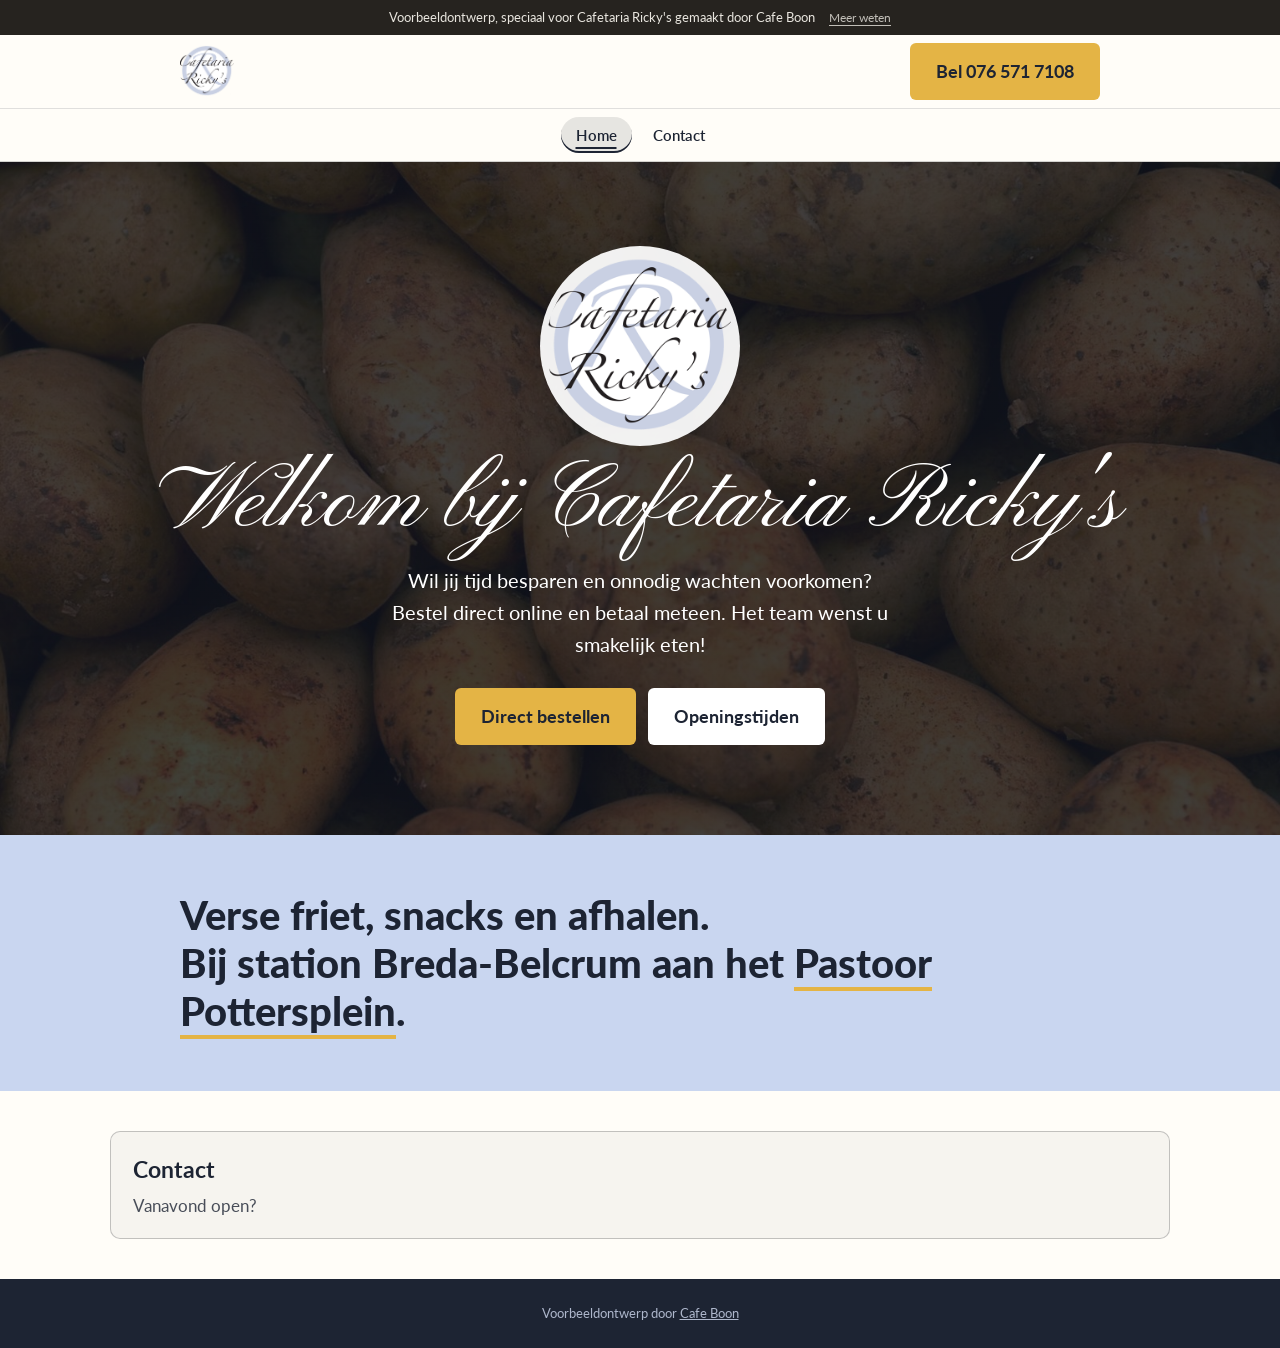
<file: index.html>
<!doctype html>
<html lang="nl">
<head>
<meta charset="utf-8">
<meta name="viewport" content="width=device-width,initial-scale=1">
<title>Cafetaria Ricky's | Verse friet en snacks in Breda Belcrum</title>
<meta name="description" content="Cafetaria Ricky's aan het Pastoor Pottersplein in Breda. Verse friet en snacks, afhalen of direct online bestellen.">
<meta name="robots" content="noindex">
<meta property="og:title" content="Cafetaria Ricky's, Breda">
<meta property="og:description" content="Verse friet en snacks. Direct online bestellen of afhalen aan het Pastoor Pottersplein.">
<meta property="og:image" content="https://cafetariarickys.cafeboon.com/images/og.jpg">
<link rel="icon" href="images/favicon.png">
<link rel="preconnect" href="https://fonts.googleapis.com"><link rel="preconnect" href="https://fonts.gstatic.com" crossorigin>
<link href="https://fonts.googleapis.com/css2?family=Lato:wght@400;700;900&family=Pinyon+Script&display=swap" rel="stylesheet">
<link rel="stylesheet" href="style.css">
</head>
<body>
<div class="vb-banner" role="note"><span>Voorbeeldontwerp, speciaal voor Cafetaria Ricky's gemaakt door Cafe Boon</span><a href="https://cafeboon.com">Meer weten</a></div>
<div class="top"><div><img alt="Cafetaria Ricky's logo" height="54" src="images/logo.png" width="54"/><a class="btn y" href="tel:+31765717108">Bel 076 571 7108</a></div></div>
<nav aria-label="Pagina's" class="sn-bar"><a aria-current="page" class="sn-link" href="index.html">Home</a><a class="sn-link" href="contact.html">Contact</a></nav>
<div class="hero">
<img alt="Cafetaria Ricky's" height="200" src="images/logo.png" width="200"/>
<h1 class="script">Welkom bij Cafetaria Ricky's</h1>
<p>Wil jij tijd besparen en onnodig wachten voorkomen? Bestel direct online en betaal meteen. Het team wenst u smakelijk eten!</p>
<div class="row"><a class="btn y" href="binnenkort.html">Direct bestellen</a><a class="btn w" href="contact.html">Openingstijden</a></div>
</div>
<section style="background:var(--blue);padding:56px 0"><div class="wrap">
<div class="big">Verse friet, snacks en afhalen.<br/>Bij station Breda-Belcrum aan het <a href="https://www.google.com/maps/search/?api=1&amp;query=Pastoor+Pottersplein+44+4815+BC+Breda">Pastoor Pottersplein</a>.</div>
</div></section>
<div class="sn-cards"><a class="sn-card" href="contact.html"><strong>Contact</strong><span>Vanavond open?</span></a></div>
<footer>Voorbeeldontwerp door <a href="https://cafeboon.com">Cafe Boon</a></footer>
</body></html>
</file>
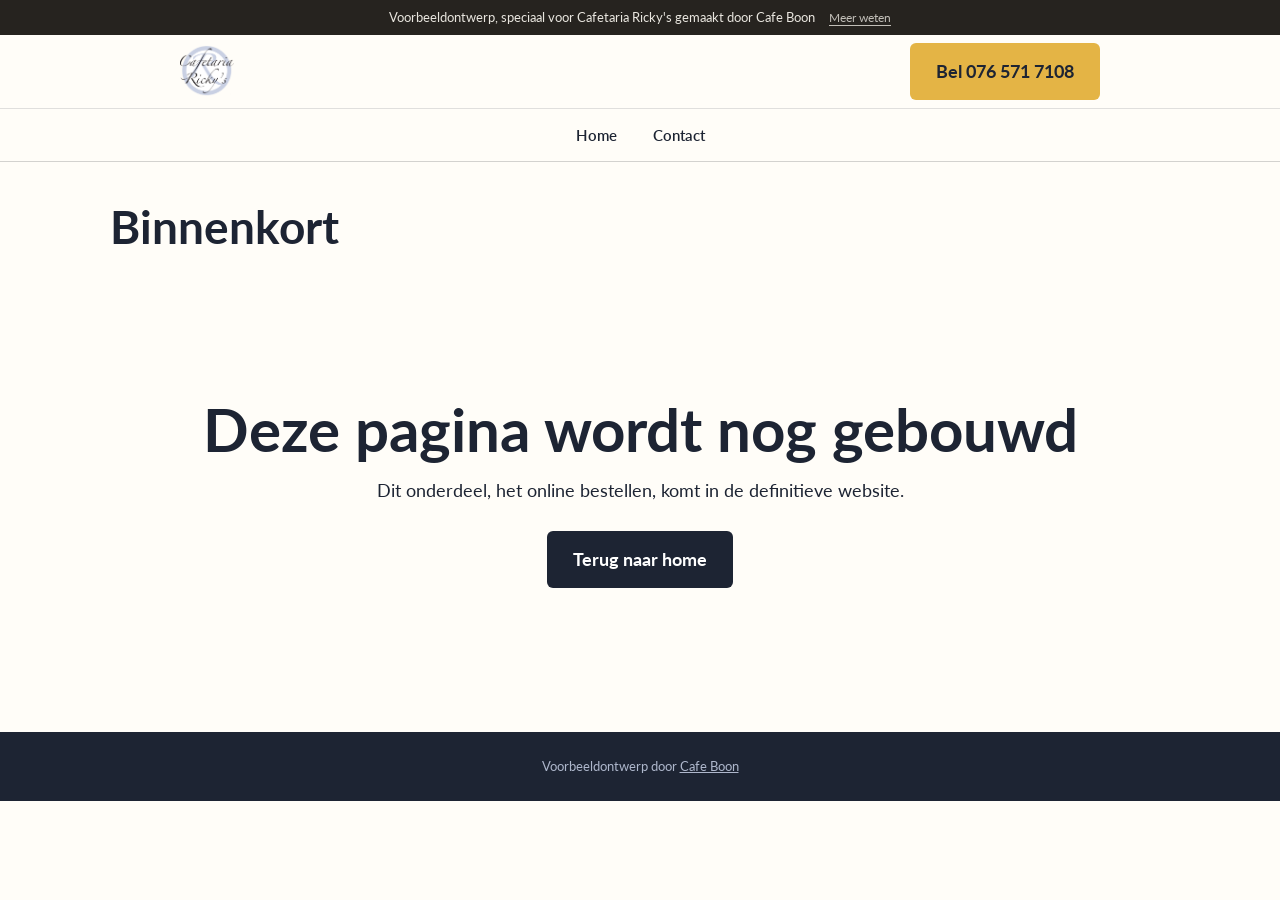
<file: binnenkort.html>
<!doctype html>
<html lang="nl">
<head>
<meta charset="utf-8">
<meta name="viewport" content="width=device-width,initial-scale=1">
<title>Binnenkort | Cafetaria Ricky's</title>
<meta name="description" content="Cafetaria Ricky's aan het Pastoor Pottersplein in Breda. Verse friet en snacks, afhalen of direct online bestellen.">
<meta name="robots" content="noindex">
<meta property="og:title" content="Cafetaria Ricky's, Breda">
<meta property="og:description" content="Verse friet en snacks. Direct online bestellen of afhalen aan het Pastoor Pottersplein.">
<meta property="og:image" content="https://cafetariarickys.cafeboon.com/images/og.jpg">
<link rel="icon" href="images/favicon.png">
<link rel="preconnect" href="https://fonts.googleapis.com"><link rel="preconnect" href="https://fonts.gstatic.com" crossorigin>
<link href="https://fonts.googleapis.com/css2?family=Lato:wght@400;700;900&family=Pinyon+Script&display=swap" rel="stylesheet">
<link rel="stylesheet" href="style.css">
</head>
<body>
<div class="vb-banner" role="note"><span>Voorbeeldontwerp, speciaal voor Cafetaria Ricky's gemaakt door Cafe Boon</span><a href="https://cafeboon.com">Meer weten</a></div>
<div class="top"><div><img alt="Cafetaria Ricky's logo" height="54" src="images/logo.png" width="54"/><a class="btn y" href="tel:+31765717108">Bel 076 571 7108</a></div></div>
<nav aria-label="Pagina's" class="sn-bar"><a class="sn-link" href="index.html">Home</a><a class="sn-link" href="contact.html">Contact</a></nav>
<div class="sn-head"><h1>Binnenkort</h1></div>
<section class="binnenkort"><div class="wrap" style="padding:72px 0;text-align:center"><h2>Deze pagina wordt nog gebouwd</h2><p style="max-width:34em;margin:14px auto 26px">Dit onderdeel, het online bestellen, komt in de definitieve website.</p><p><a class="btn" href="index.html">Terug naar home</a></p></div></section>
<footer>Voorbeeldontwerp door <a href="https://cafeboon.com">Cafe Boon</a></footer>
</body></html>
</body></html>
</file>
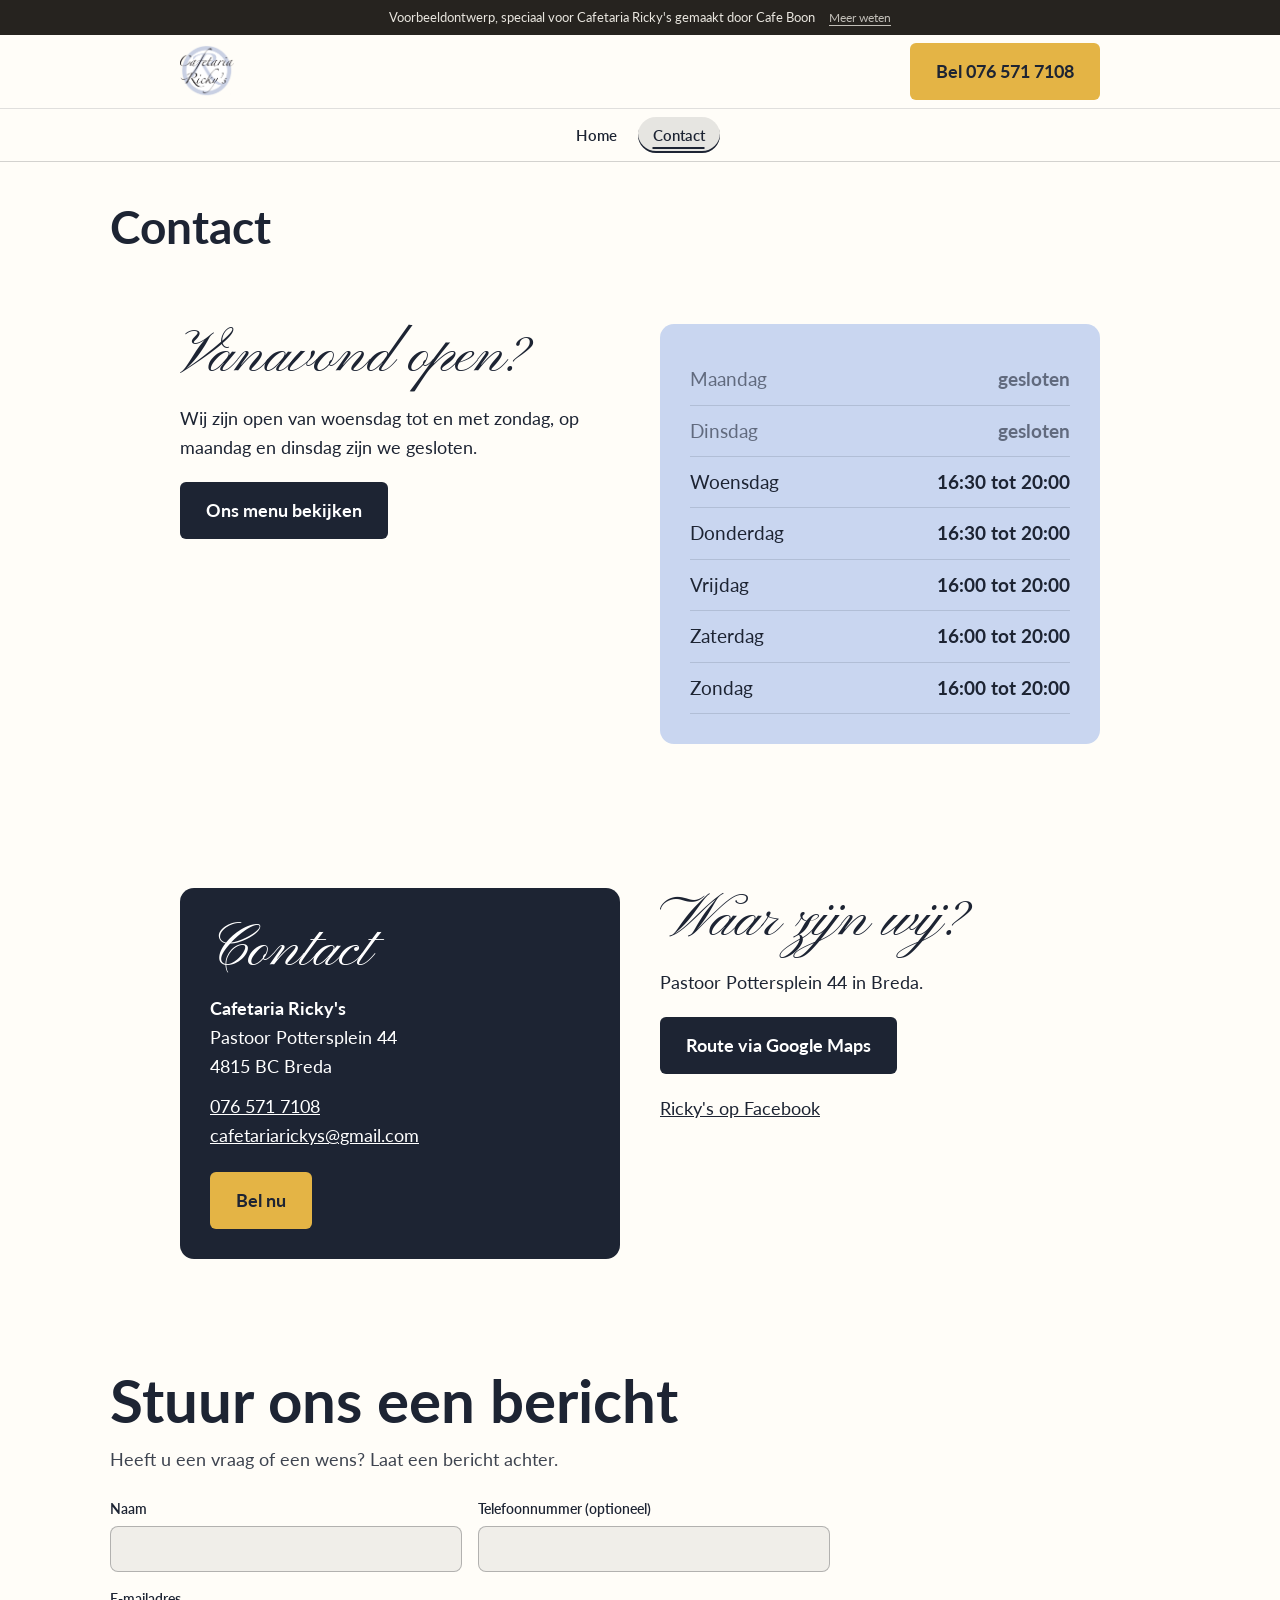
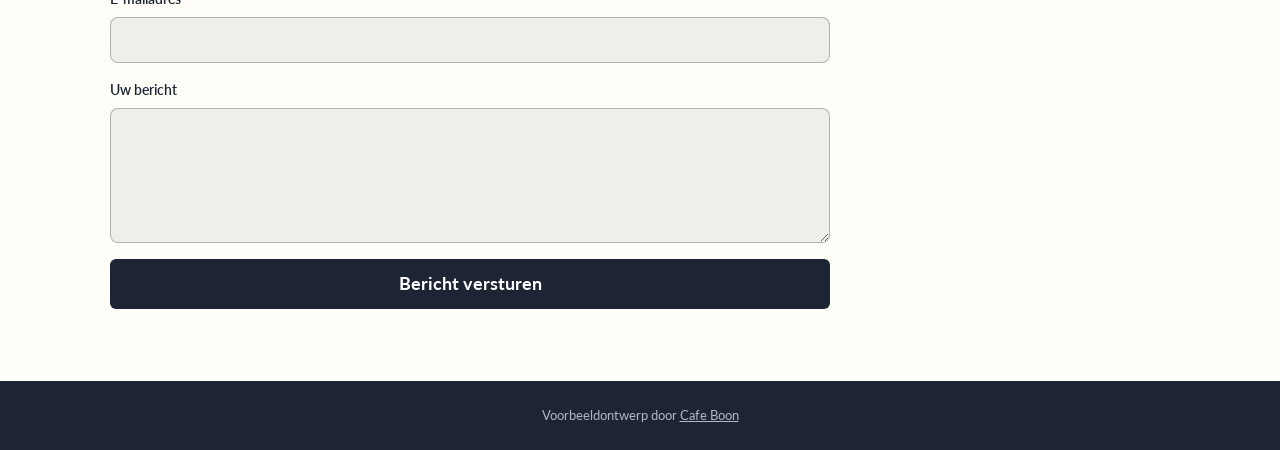
<file: contact.html>
<!doctype html>
<html lang="nl">
<head>
<meta charset="utf-8">
<meta name="viewport" content="width=device-width,initial-scale=1">
<title>Contact | Cafetaria Ricky's</title>
<meta name="description" content="Cafetaria Ricky's aan het Pastoor Pottersplein in Breda. Verse friet en snacks, afhalen of direct online bestellen.">
<meta name="robots" content="noindex">
<meta property="og:title" content="Cafetaria Ricky's, Breda">
<meta property="og:description" content="Verse friet en snacks. Direct online bestellen of afhalen aan het Pastoor Pottersplein.">
<meta property="og:image" content="https://cafetariarickys.cafeboon.com/images/og.jpg">
<link rel="icon" href="images/favicon.png">
<link rel="preconnect" href="https://fonts.googleapis.com"><link rel="preconnect" href="https://fonts.gstatic.com" crossorigin>
<link href="https://fonts.googleapis.com/css2?family=Lato:wght@400;700;900&family=Pinyon+Script&display=swap" rel="stylesheet">
<link rel="stylesheet" href="style.css">
</head>
<body>
<div class="vb-banner" role="note"><span>Voorbeeldontwerp, speciaal voor Cafetaria Ricky's gemaakt door Cafe Boon</span><a href="https://cafeboon.com">Meer weten</a></div>
<div class="top"><div><img alt="Cafetaria Ricky's logo" height="54" src="images/logo.png" width="54"/><a class="btn y" href="tel:+31765717108">Bel 076 571 7108</a></div></div>
<nav aria-label="Pagina's" class="sn-bar"><a class="sn-link" href="index.html">Home</a><a aria-current="page" class="sn-link" href="contact.html">Contact</a></nav>
<div class="sn-head"><h1>Contact</h1></div>
<section id="open"><div class="wrap grid">
<div>
<h2 class="script">Vanavond open?</h2>
<p>Wij zijn open van woensdag tot en met zondag, op maandag en dinsdag zijn we gesloten.</p>
<p style="margin-top:20px"><a class="btn" href="binnenkort.html">Ons menu bekijken</a></p>
</div>
<div class="card">
<table>
<tr class="off"><td>Maandag</td><td>gesloten</td></tr>
<tr class="off"><td>Dinsdag</td><td>gesloten</td></tr>
<tr><td>Woensdag</td><td>16:30 tot 20:00</td></tr>
<tr><td>Donderdag</td><td>16:30 tot 20:00</td></tr>
<tr><td>Vrijdag</td><td>16:00 tot 20:00</td></tr>
<tr><td>Zaterdag</td><td>16:00 tot 20:00</td></tr>
<tr><td>Zondag</td><td>16:00 tot 20:00</td></tr>
</table>
</div>
</div></section>
<section id="contact"><div class="wrap grid">
<div class="card dark">
<h2 class="script" style="margin-bottom:10px">Contact</h2>
<p><b>Cafetaria Ricky's</b><br/>Pastoor Pottersplein 44<br/>4815 BC Breda</p>
<p style="margin:12px 0 22px"><a href="tel:+31765717108">076 571 7108</a><br/><a href="mailto:cafetariarickys@gmail.com">cafetariarickys@gmail.com</a></p>
<a class="btn y" href="tel:+31765717108">Bel nu</a>
</div>
<div>
<h2 class="script">Waar zijn wij?</h2>
<p>Pastoor Pottersplein 44 in Breda.</p>
<p style="margin-top:20px"><a class="btn" href="https://www.google.com/maps/search/?api=1&amp;query=Pastoor+Pottersplein+44+4815+BC+Breda">Route via Google Maps</a></p>
<p style="margin-top:20px"><a href="https://www.facebook.com/Cafetaria-Rickys-172345916211948/">Ricky's op Facebook</a></p>
</div>
</div></section>
<section class="sn-formsec" id="formulier"><div class="sn-formwrap"><h2>Stuur ons een bericht</h2><p class="sn-lead">Heeft u een vraag of een wens? Laat een bericht achter.</p><form class="sn-form" id="sn-form"><div class="sn-field"><label for="naam">Naam</label><input id="naam" name="naam" type="text" required autocomplete="name"></div><div class="sn-field"><label for="tel">Telefoonnummer (optioneel)</label><input id="tel" name="tel" type="tel" autocomplete="tel"></div><div class="sn-field full"><label for="email">E-mailadres</label><input id="email" name="email" type="email" required autocomplete="email"></div><div class="sn-field full"><label for="opm">Uw bericht</label><textarea id="opm" name="opm" rows="5" required></textarea></div><div class="sn-field full"><button class="btn" type="submit">Bericht versturen</button></div></form></div></section>
<script>(function(){var f=document.getElementById('sn-form');if(!f)return;f.addEventListener('submit',function(e){e.preventDefault();if(!f.checkValidity()){f.reportValidity();return;}var d=document.createElement('div');d.className='sn-done';d.setAttribute('role','status');d.tabIndex=-1;d.innerHTML='<h2>Bedankt voor uw bericht</h2><p>Dit is een voorbeeldwebsite van Cafe Boon. Uw bericht is daarom niet verstuurd. Neem voor een echt antwoord contact op via <a href="tel:+31765717108">076 571 7108</a>.</p>';f.parentNode.replaceChild(d,f);d.focus();});})();</script>
<footer>Voorbeeldontwerp door <a href="https://cafeboon.com">Cafe Boon</a></footer>
</body></html>
</file>
<file: style.css>
:root{--ink:#1d2433;--blue:#c9d6f0;--blue2:#8fa6d6;--pot:#e4b445;--paper:#fffdf8}
*{box-sizing:border-box;margin:0}
body{font:18px/1.6 'Lato',system-ui,sans-serif;color:var(--ink);background:var(--paper)}
img{display:block;max-width:100%}a{color:inherit}
.script{font-family:'Pinyon Script',cursive;font-weight:400}
.top{position:sticky;top:0;z-index:5;background:#fffdf8f2;border-bottom:1px solid #1d243322}
.top div{max-width:960px;margin:auto;padding:8px 20px;display:flex;align-items:center;justify-content:space-between}
.top img{height:54px;width:54px}
.btn{display:inline-block;background:var(--ink);color:#fff;text-decoration:none;font-weight:700;padding:14px 26px;border-radius:6px}
.btn.y{background:var(--pot);color:var(--ink)}
.btn.w{background:#fff;color:var(--ink)}
.hero{background:linear-gradient(#10141fcc,#10141fcc),url(images/bg.jpg) center/cover;color:#fff;text-align:center;padding:84px 20px 90px}
.hero img{width:200px;margin:0 auto 10px;background:#ffffffee;border-radius:50%;padding:6px}
.hero h1{font-size:clamp(46px,10vw,92px);line-height:1.05;margin-bottom:12px}
.hero p{font-size:20px;max-width:520px;margin:0 auto 28px}
.hero .row{display:flex;gap:12px;justify-content:center;flex-wrap:wrap}
.wrap{max-width:960px;margin:auto;padding:0 20px}
section{padding:72px 0}
h2{font-size:clamp(40px,7vw,60px);line-height:1.1;margin-bottom:14px}
.grid{display:grid;grid-template-columns:1fr 1fr;gap:40px;align-items:start}
.card{background:var(--blue);border-radius:14px;padding:30px}
.card.dark{background:var(--ink);color:#fff}
table{width:100%;border-collapse:collapse;font-size:19px}
td{padding:10px 0;border-bottom:1px solid #1d243322}td:last-child{text-align:right;font-weight:700}
.dark td{border-color:#ffffff30}
tr.off td{opacity:.6}
.big{font-size:clamp(28px,5vw,40px);font-weight:900;line-height:1.2}
.big a{text-decoration:none;border-bottom:4px solid var(--pot)}
footer{background:var(--ink);color:#aeb7cc;text-align:center;font-size:13px;padding:24px}footer a{color:#aeb7cc}
@media(max-width:720px){.grid{grid-template-columns:1fr}section{padding:52px 0}}
/* sitenav:start */
.sn-bar{display:none;gap:6px;overflow-x:auto;white-space:nowrap;-webkit-overflow-scrolling:touch;padding:8px 12px;background:inherit;color:inherit;font:inherit;line-height:1.2;border-bottom:1px solid rgba(128,128,128,.35);box-sizing:border-box;max-width:100%}
.sn-bar a.sn-link{flex:0 0 auto;padding:9px 15px;border-radius:999px;color:inherit;text-decoration:none;font-size:15px;font-weight:600;letter-spacing:0;text-transform:none;margin:0}
.sn-bar a.sn-link[aria-current="page"]{background:rgba(128,128,128,.2);box-shadow:inset 0 -2px 0 currentColor}
.sn-bar{display:flex;justify-content:center}
@media(max-width:600px){.sn-bar{justify-content:flex-start}}
nav a[aria-current="page"]:not(.cta):not(.btn):not(.call){text-decoration:underline;text-underline-offset:6px;text-decoration-thickness:2px}
.sn-head{max-width:1100px;margin:0 auto;padding:40px 20px 0;box-sizing:border-box}
.sn-head h1{margin:0;color:inherit;font-size:clamp(30px,5vw,46px);line-height:1.1}
.sn-cards{max-width:1100px;margin:0 auto;padding:40px 20px;display:grid;grid-template-columns:repeat(auto-fit,minmax(230px,1fr));gap:16px;box-sizing:border-box}
.sn-card{display:block;padding:20px 22px;border:1px solid rgba(128,128,128,.45);border-radius:10px;background:rgba(128,128,128,.07);color:inherit;text-decoration:none;min-width:0}
.sn-card strong{display:block;font-size:1.25em;margin:0 0 6px;color:inherit}
.sn-card span{display:block;opacity:.8;font-size:.95em;line-height:1.4}
.sn-card:hover,.sn-card:focus-visible{border-color:currentColor}
/* sitenav:end */
/* voorbeeld-formulier:start */
@layer sn{.sn-form button.btn{border:0;font:inherit;cursor:pointer;line-height:1.2}}
.sn-formsec{padding:36px 0 72px}
.sn-formwrap{max-width:1100px;margin:0 auto;padding:0 20px;box-sizing:border-box}
.sn-formwrap>h2{margin:0 0 12px}
.sn-formwrap>.sn-lead,.sn-formwrap>.sn-form,.sn-formwrap>.sn-done{max-width:720px}
.sn-formwrap .sn-lead{margin:0 0 24px;opacity:.85}
.sn-form{display:grid;grid-template-columns:1fr 1fr;gap:16px}
.sn-field{display:flex;flex-direction:column;gap:6px;min-width:0;text-align:left}
.sn-field.full{grid-column:1/-1}
.sn-field label{font-size:14px;font-weight:600}
.sn-field input,.sn-field select,.sn-field textarea{font:inherit;font-size:16px;line-height:1.4;color:inherit;background:rgba(128,128,128,.12);border:1px solid rgba(128,128,128,.55);border-radius:8px;padding:11px 12px;width:100%;box-sizing:border-box;min-width:0;max-width:100%;-webkit-appearance:none;appearance:none}
.sn-field select{background-image:linear-gradient(45deg,transparent 50%,currentColor 50%),linear-gradient(135deg,currentColor 50%,transparent 50%);background-position:calc(100% - 20px) 50%,calc(100% - 15px) 50%;background-size:5px 5px;background-repeat:no-repeat;padding-right:38px}
.sn-field select option{color:#111;background:#fff}
.sn-field textarea{resize:vertical}
.sn-field input:focus,.sn-field select:focus,.sn-field textarea:focus{outline:2px solid currentColor;outline-offset:1px}
.sn-done{padding:28px;border:1px solid rgba(128,128,128,.55);border-radius:12px;background:rgba(128,128,128,.1)}
.sn-done h2{margin:0 0 10px}
.sn-done p{margin:0}
.sn-done a{text-decoration:underline;text-underline-offset:3px;font-weight:600}
.sn-formlink{padding:0 0 56px}
@media(max-width:640px){.sn-form{grid-template-columns:1fr}.sn-formsec{padding:24px 0 56px}}
/* voorbeeld-formulier:end */
/* voorbeeldbanner:start */
.vb-banner{display:flex;flex-wrap:wrap;justify-content:center;align-items:baseline;gap:2px 14px;padding:8px 16px;background:#26231f;color:#e9e6df;font-size:13px;line-height:1.45;letter-spacing:0;text-transform:none;font-weight:400;text-align:center;position:relative;z-index:1000}
.vb-banner a{color:inherit;opacity:.8;text-decoration:underline;text-underline-offset:3px;font-size:12px;font-weight:400;white-space:nowrap;letter-spacing:0;text-transform:none}
.vb-banner a:hover{opacity:1}
/* voorbeeldbanner:end */
</file>
